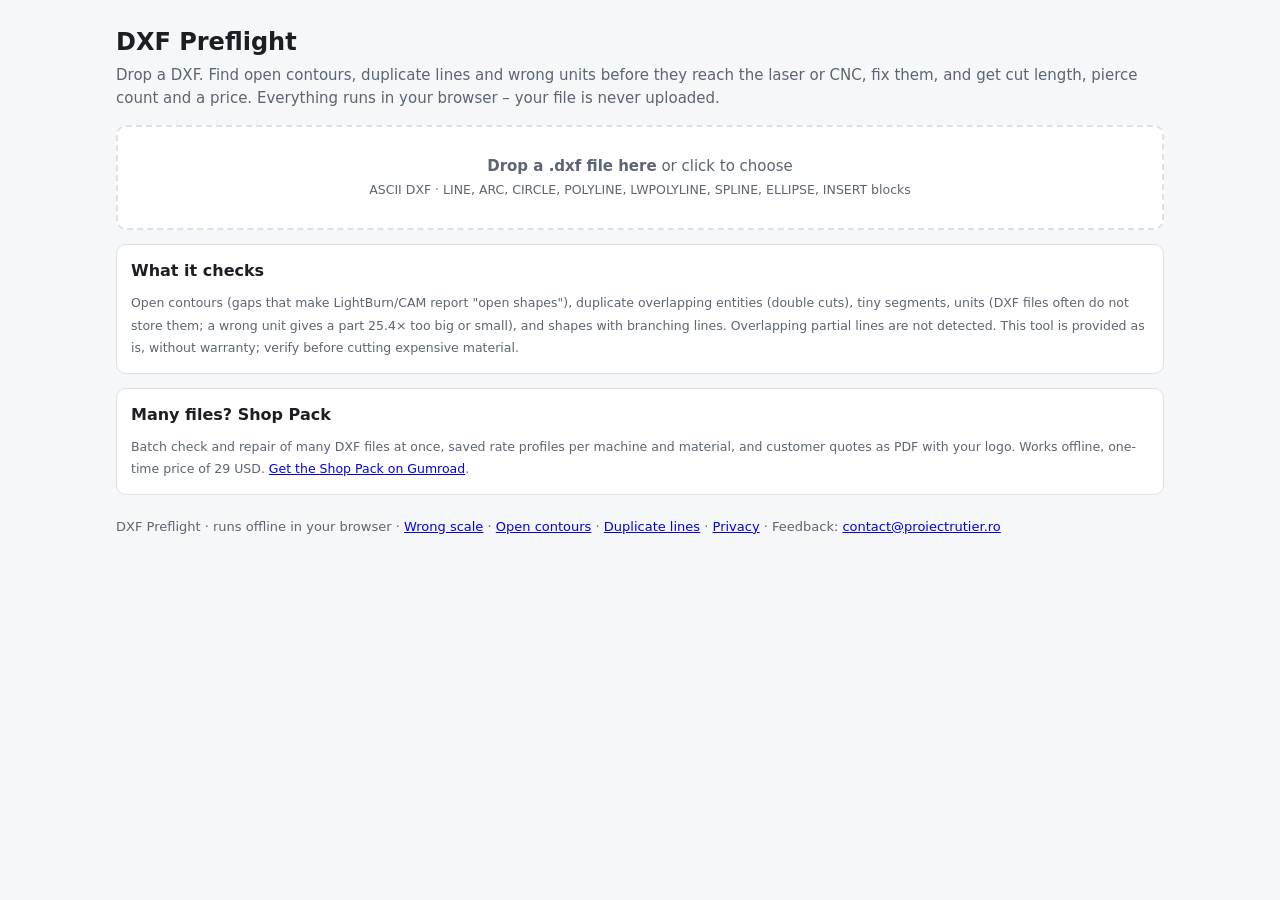
<file: index.html>
<!doctype html>
<html lang="en">
<head>
<meta charset="utf-8">
<meta name="viewport" content="width=device-width, initial-scale=1">
<title>DXF Preflight – check, fix and quote DXF files for laser and CNC cutting</title>
<meta name="description" content="Free in-browser DXF checker: finds open contours, duplicate lines and wrong units, fixes them, counts cut length and pierces, and prices the job. Files never leave your computer.">
<style>
:root{--bg:#f6f7f9;--card:#fff;--ink:#1b1f24;--mut:#5b6573;--line:#dde1e7;--acc:#0b6bcb;--bad:#c62828;--warn:#b26a00;--ok:#1b7f3b}
@media (prefers-color-scheme:dark){:root{--bg:#14171b;--card:#1d2127;--ink:#e8ebef;--mut:#9aa4b2;--line:#323943;--acc:#5aa9ff;--bad:#ff6b6b;--warn:#f0b04a;--ok:#5fd385}}
*{box-sizing:border-box}body{margin:0;background:var(--bg);color:var(--ink);font:15px/1.5 system-ui,Segoe UI,Roboto,sans-serif}
main{max-width:1080px;margin:0 auto;padding:16px}
h1{font-size:24px;margin:8px 0 4px}h2{font-size:16px;margin:0 0 8px}p.lead{color:var(--mut);margin:0 0 16px}
.card{background:var(--card);border:1px solid var(--line);border-radius:10px;padding:14px;margin-bottom:14px}
#drop{border:2px dashed var(--line);text-align:center;padding:28px 12px;cursor:pointer;color:var(--mut)}
#drop.over{border-color:var(--acc);color:var(--acc)}
.grid{display:grid;grid-template-columns:1.4fr 1fr;gap:14px}@media(max-width:820px){.grid{grid-template-columns:1fr}}
canvas{width:100%;height:auto;aspect-ratio:900/760;background:#fff;border:1px solid var(--line);border-radius:8px;display:block}
.stats{display:grid;grid-template-columns:1fr 1fr;gap:8px}.stat{border:1px solid var(--line);border-radius:8px;padding:8px}.stat b{display:block;font-size:18px}.stat span{color:var(--mut);font-size:12px}
.issue{padding:6px 8px;border-left:4px solid var(--line);margin:6px 0;background:var(--bg);border-radius:4px}
.issue.bad{border-color:var(--bad)}.issue.warn{border-color:var(--warn)}.issue.ok{border-color:var(--ok)}
label{display:block;font-size:13px;color:var(--mut);margin:8px 0 2px}input,select{width:100%;padding:7px;border:1px solid var(--line);border-radius:6px;background:var(--card);color:var(--ink);font:inherit}
.row2{display:grid;grid-template-columns:1fr 1fr;gap:8px}
button{background:var(--acc);color:#fff;border:0;border-radius:6px;padding:9px 14px;font:inherit;cursor:pointer;margin:8px 6px 0 0}button.sec{background:transparent;color:var(--acc);border:1px solid var(--acc)}button:disabled{opacity:.5;cursor:not-allowed}
.hid{display:none}small,.mut{color:var(--mut)}table{width:100%;border-collapse:collapse}td{padding:4px 0;border-bottom:1px solid var(--line)}td:last-child{text-align:right}
footer{color:var(--mut);font-size:13px;padding:8px 0 24px}
#print{display:none}
@media print{body{background:#fff;color:#000}main>*:not(#print){display:none!important}#print{display:block}}
</style>
</head>
<body>
<main>
<h1>DXF Preflight</h1>
<p class="lead">Drop a DXF. Find open contours, duplicate lines and wrong units before they reach the laser or CNC, fix them, and get cut length, pierce count and a price. Everything runs in your browser – your file is never uploaded.</p>

<div class="card" id="drop"><b>Drop a .dxf file here</b> or click to choose<br><small>ASCII DXF · LINE, ARC, CIRCLE, POLYLINE, LWPOLYLINE, SPLINE, ELLIPSE, INSERT blocks</small>
<input id="file" type="file" accept=".dxf" class="hid"></div>
<div id="err" class="card hid issue bad"></div>

<div id="result" class="hid">
 <div class="grid">
  <div class="card"><h2 id="fname">Preview</h2><canvas id="cv" width="900" height="760"></canvas>
   <small><span style="color:#c62828">●</span> open end &nbsp; <span style="color:#e08a00">━</span> duplicate &nbsp; <span style="color:#7a1fa2">●</span> near-miss gap</small></div>
  <div>
   <div class="card"><h2>Findings</h2><div id="issues"></div></div>
   <div class="card"><h2>Measurements</h2><div class="stats" id="stats"></div></div>
  </div>
 </div>
 <div class="grid">
  <div class="card"><h2>Fix &amp; export</h2>
   <div class="row2"><div><label>File units (check this!)</label><select id="unit"><option>mm</option><option>in</option><option>cm</option><option>m</option><option>ft</option></select></div>
   <div><label>Force overall width to (mm, optional)</label><input id="forceW" type="number" min="0" step="any" placeholder="leave empty"></div></div>
   <div class="row2"><div><label>Join gaps up to (mm)</label><input id="joinTol" type="number" min="0" step="any" value="0.1"></div>
   <div><label>Remove duplicate lines</label><select id="dedupe"><option value="1">Yes</option><option value="0">No</option></select></div></div>
   <small id="unitNote"></small><br>
   <button id="fix">Fix and download DXF (mm)</button><button class="sec" id="recheck">Re-check result</button>
   <p><small>Output contains only LINE, ARC and CIRCLE entities in millimetres. Splines/ellipses are converted to line segments. Always inspect the result in your CAM/laser software before cutting.</small></p>
  </div>
  <div class="card"><h2>Quote calculator</h2>
   <div class="row2"><div><label>Quantity</label><input id="q_qty" type="number" value="1" min="1"></div><div><label>Cut speed (mm/min)</label><input id="q_speed" type="number" value="1500"></div></div>
   <div class="row2"><div><label>Pierce time (s)</label><input id="q_pierce" type="number" value="0.5" step="any"></div><div><label>Machine rate (per hour)</label><input id="q_rate" type="number" value="60"></div></div>
   <div class="row2"><div><label>Material price (per m² of sheet)</label><input id="q_mat" type="number" value="40"></div><div><label>Waste / nesting loss (%)</label><input id="q_waste" type="number" value="25"></div></div>
   <div class="row2"><div><label>Markup (%)</label><input id="q_markup" type="number" value="30"></div><div><label>Setup fee (per job)</label><input id="q_setup" type="number" value="10"></div></div>
   <div class="row2"><div><label>Minimum charge</label><input id="q_min" type="number" value="25"></div><div><label>Currency label</label><input id="q_cur" value="EUR"></div></div>
   <table id="qtable"></table>
   <button class="sec" id="printBtn">Print / save quote as PDF</button>
   <p><small>Estimate only: bounding-box material area and a constant cut speed. Your own rates are stored in this browser only.</small></p>
  </div>
 </div>
</div>

<div class="card"><h2>What it checks</h2>
<small>Open contours (gaps that make LightBurn/CAM report "open shapes"), duplicate overlapping entities (double cuts), tiny segments, units (DXF files often do not store them; a wrong unit gives a part 25.4× too big or small), and shapes with branching lines. Overlapping partial lines are not detected. This tool is provided as is, without warranty; verify before cutting expensive material.</small></div>
<div class="card"><h2>Many files? Shop Pack</h2>
<small>Batch check and repair of many DXF files at once, saved rate profiles per machine and material, and customer quotes as PDF with your logo. Works offline, one-time price of 29 USD. <a href="https://asecrier.gumroad.com/l/dxf-preflight-shop-pack" target="_blank" rel="noopener">Get the Shop Pack on Gumroad</a>.</small></div>
<footer id="foot">DXF Preflight · runs offline in your browser · <a href="dxf-wrong-scale.html">Wrong scale</a> · <a href="dxf-open-contours.html">Open contours</a> · <a href="dxf-duplicate-lines.html">Duplicate lines</a> · <a href="privacy.html">Privacy</a> · <span id="contact"></span></footer>
<div id="print"></div>
</main>
<script src="dxf.js"></script>
<script src="app.js"></script>
</body>
</html>
</file>
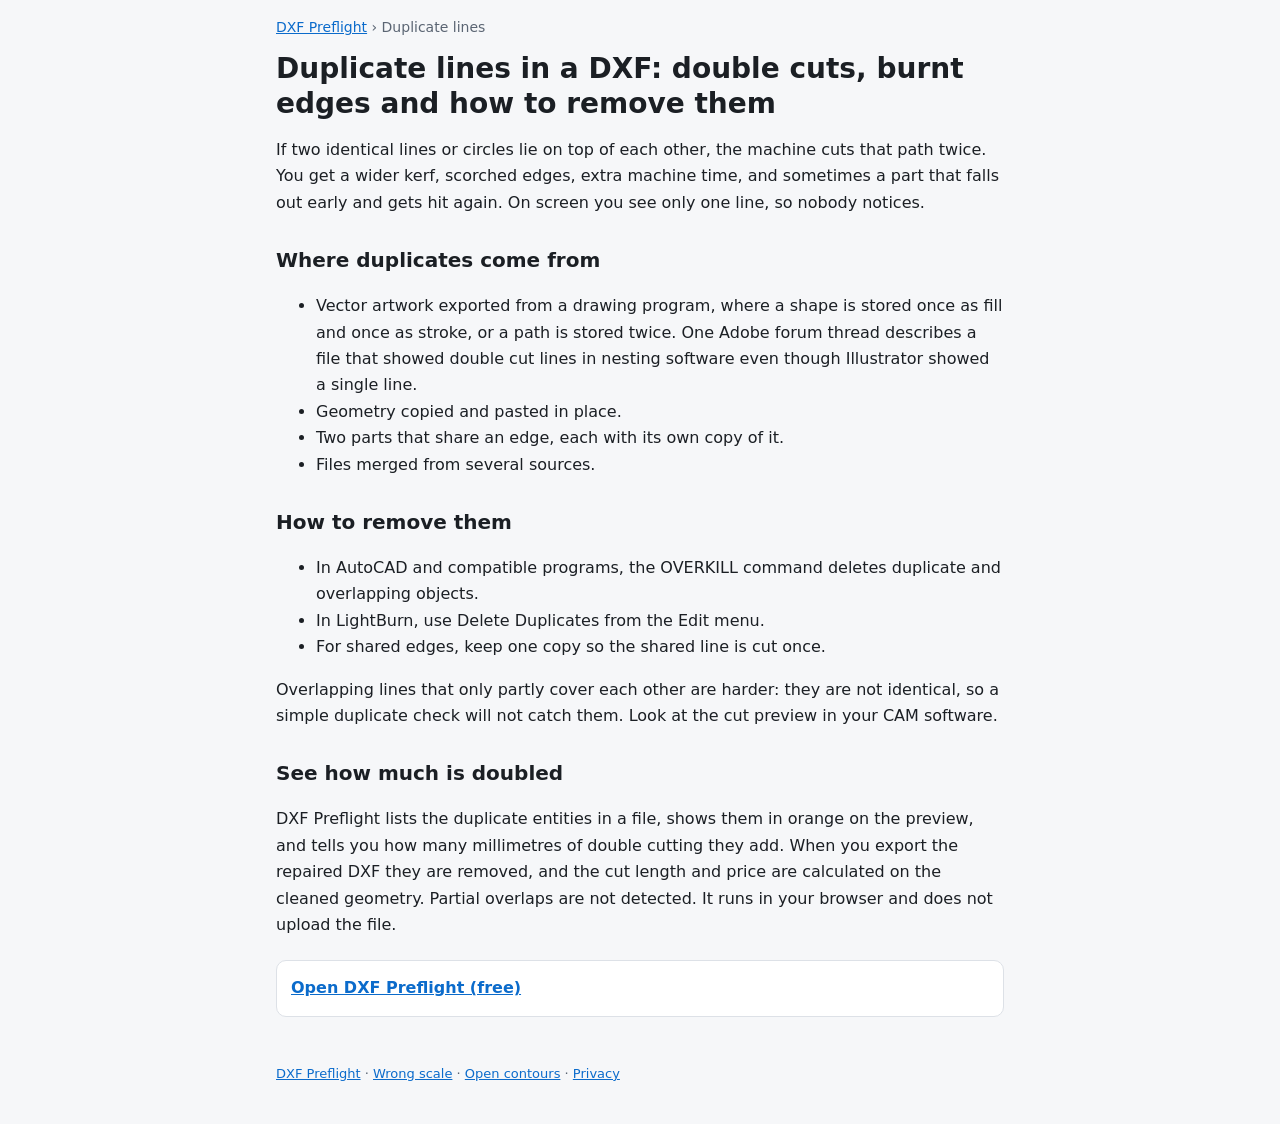
<file: dxf-duplicate-lines.html>
<!doctype html>
<html lang="en"><head><meta charset="utf-8"><meta name="viewport" content="width=device-width, initial-scale=1">
<title>Duplicate lines in a DXF: double cuts, burnt edges and how to remove them</title>
<meta name="description" content="Overlapping duplicate entities make a laser or plasma cut the same path twice. Why it happens (vector export, copied geometry) and how to remove duplicates.">
<link rel="canonical" href="https://asecrier.github.io/dxf-preflight/dxf-duplicate-lines.html">
<link rel="stylesheet" href="style.css"></head><body><main>
<nav><a href="index.html">DXF Preflight</a> › Duplicate lines</nav>
<h1>Duplicate lines in a DXF: double cuts, burnt edges and how to remove them</h1>
<p>If two identical lines or circles lie on top of each other, the machine cuts that path twice. You get a wider kerf, scorched edges, extra machine time, and sometimes a part that falls out early and gets hit again. On screen you see only one line, so nobody notices.</p>

<h2>Where duplicates come from</h2>
<ul>
<li>Vector artwork exported from a drawing program, where a shape is stored once as fill and once as stroke, or a path is stored twice. One Adobe forum thread describes a file that showed double cut lines in nesting software even though Illustrator showed a single line.</li>
<li>Geometry copied and pasted in place.</li>
<li>Two parts that share an edge, each with its own copy of it.</li>
<li>Files merged from several sources.</li>
</ul>

<h2>How to remove them</h2>
<ul>
<li>In AutoCAD and compatible programs, the OVERKILL command deletes duplicate and overlapping objects.</li>
<li>In LightBurn, use Delete Duplicates from the Edit menu.</li>
<li>For shared edges, keep one copy so the shared line is cut once.</li>
</ul>
<p>Overlapping lines that only partly cover each other are harder: they are not identical, so a simple duplicate check will not catch them. Look at the cut preview in your CAM software.</p>

<h2>See how much is doubled</h2>
<p>DXF Preflight lists the duplicate entities in a file, shows them in orange on the preview, and tells you how many millimetres of double cutting they add. When you export the repaired DXF they are removed, and the cut length and price are calculated on the cleaned geometry. Partial overlaps are not detected. It runs in your browser and does not upload the file.</p>
<div class="cta"><a href="index.html"><b>Open DXF Preflight (free)</b></a></div>
<footer><a href="index.html">DXF Preflight</a> · <a href="dxf-wrong-scale.html">Wrong scale</a> · <a href="dxf-open-contours.html">Open contours</a> · <a href="privacy.html">Privacy</a></footer>
</main></body></html>
</file>
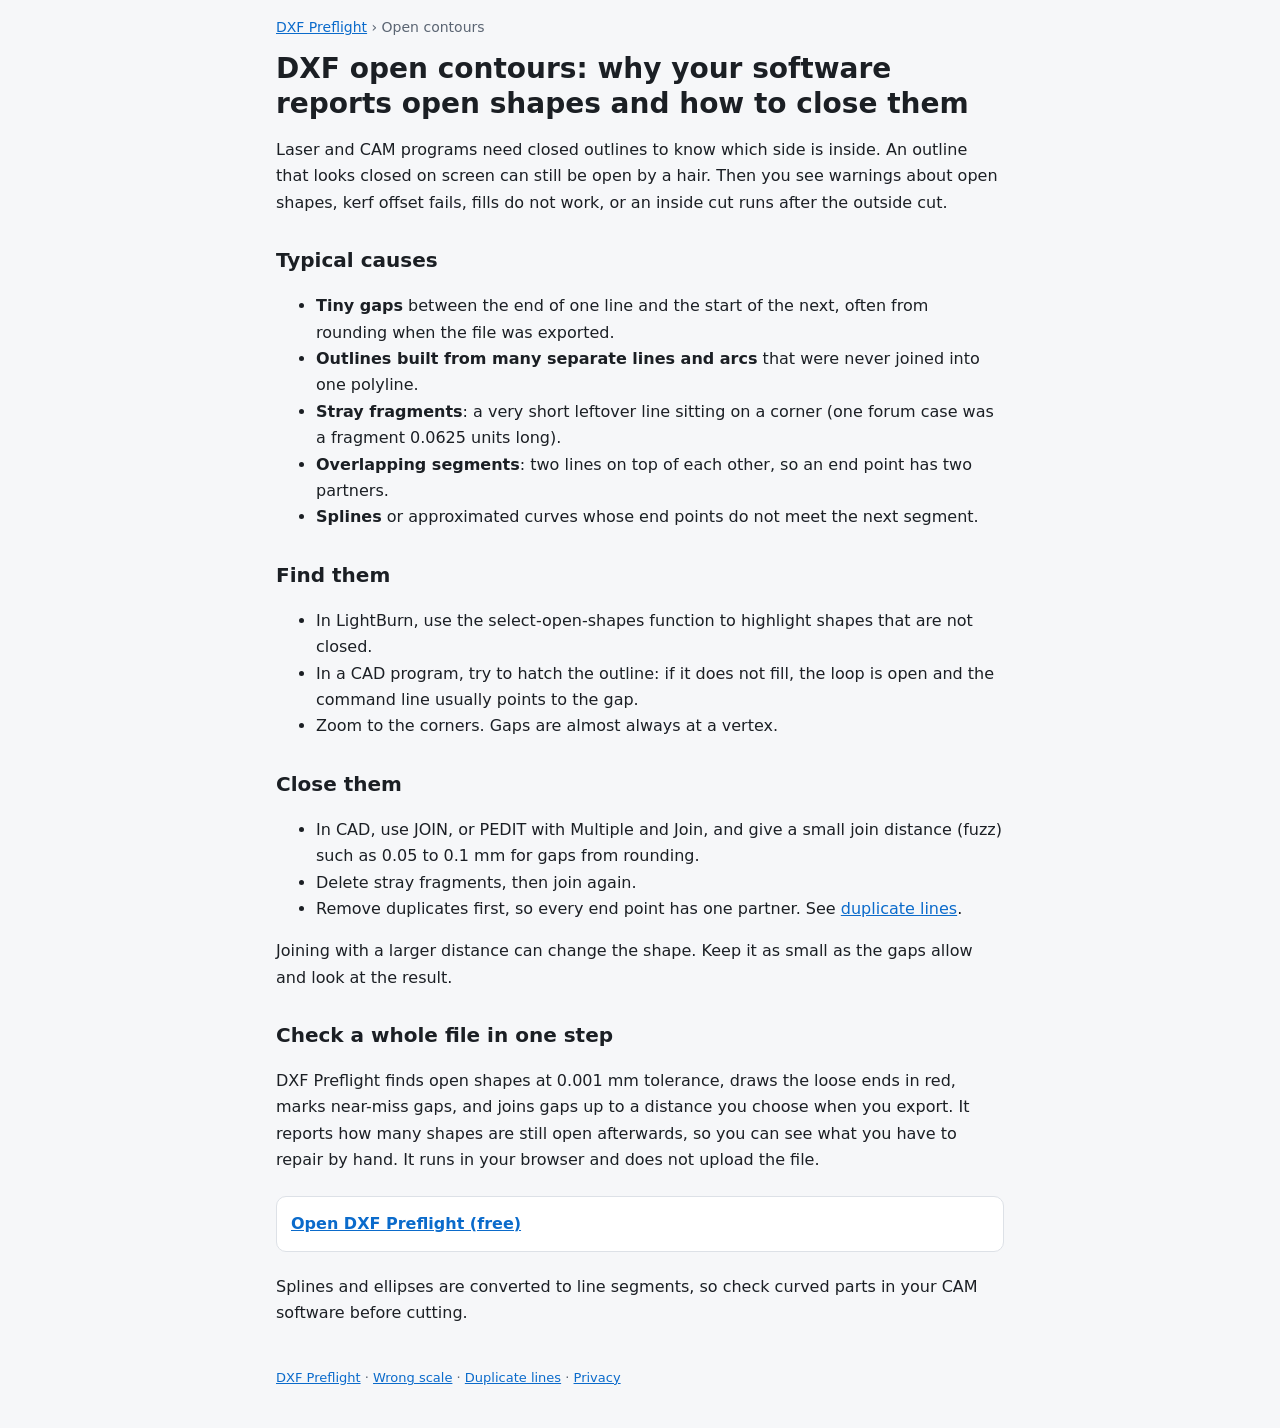
<file: dxf-open-contours.html>
<!doctype html>
<html lang="en"><head><meta charset="utf-8"><meta name="viewport" content="width=device-width, initial-scale=1">
<title>DXF open contours: why laser software reports open shapes and how to close them</title>
<meta name="description" content="Open shapes in a DXF stop fill, offset and cut order. Common causes (tiny gaps, split lines, stray fragments) and ways to find and close them.">
<link rel="canonical" href="https://asecrier.github.io/dxf-preflight/dxf-open-contours.html">
<link rel="stylesheet" href="style.css"></head><body><main>
<nav><a href="index.html">DXF Preflight</a> › Open contours</nav>
<h1>DXF open contours: why your software reports open shapes and how to close them</h1>
<p>Laser and CAM programs need closed outlines to know which side is inside. An outline that looks closed on screen can still be open by a hair. Then you see warnings about open shapes, kerf offset fails, fills do not work, or an inside cut runs after the outside cut.</p>

<h2>Typical causes</h2>
<ul>
<li><b>Tiny gaps</b> between the end of one line and the start of the next, often from rounding when the file was exported.</li>
<li><b>Outlines built from many separate lines and arcs</b> that were never joined into one polyline.</li>
<li><b>Stray fragments</b>: a very short leftover line sitting on a corner (one forum case was a fragment 0.0625 units long).</li>
<li><b>Overlapping segments</b>: two lines on top of each other, so an end point has two partners.</li>
<li><b>Splines</b> or approximated curves whose end points do not meet the next segment.</li>
</ul>

<h2>Find them</h2>
<ul>
<li>In LightBurn, use the select-open-shapes function to highlight shapes that are not closed.</li>
<li>In a CAD program, try to hatch the outline: if it does not fill, the loop is open and the command line usually points to the gap.</li>
<li>Zoom to the corners. Gaps are almost always at a vertex.</li>
</ul>

<h2>Close them</h2>
<ul>
<li>In CAD, use JOIN, or PEDIT with Multiple and Join, and give a small join distance (fuzz) such as 0.05 to 0.1 mm for gaps from rounding.</li>
<li>Delete stray fragments, then join again.</li>
<li>Remove duplicates first, so every end point has one partner. See <a href="dxf-duplicate-lines.html">duplicate lines</a>.</li>
</ul>
<p>Joining with a larger distance can change the shape. Keep it as small as the gaps allow and look at the result.</p>

<h2>Check a whole file in one step</h2>
<p>DXF Preflight finds open shapes at 0.001 mm tolerance, draws the loose ends in red, marks near-miss gaps, and joins gaps up to a distance you choose when you export. It reports how many shapes are still open afterwards, so you can see what you have to repair by hand. It runs in your browser and does not upload the file.</p>
<div class="cta"><a href="index.html"><b>Open DXF Preflight (free)</b></a></div>
<p>Splines and ellipses are converted to line segments, so check curved parts in your CAM software before cutting.</p>
<footer><a href="index.html">DXF Preflight</a> · <a href="dxf-wrong-scale.html">Wrong scale</a> · <a href="dxf-duplicate-lines.html">Duplicate lines</a> · <a href="privacy.html">Privacy</a></footer>
</main></body></html>
</file>
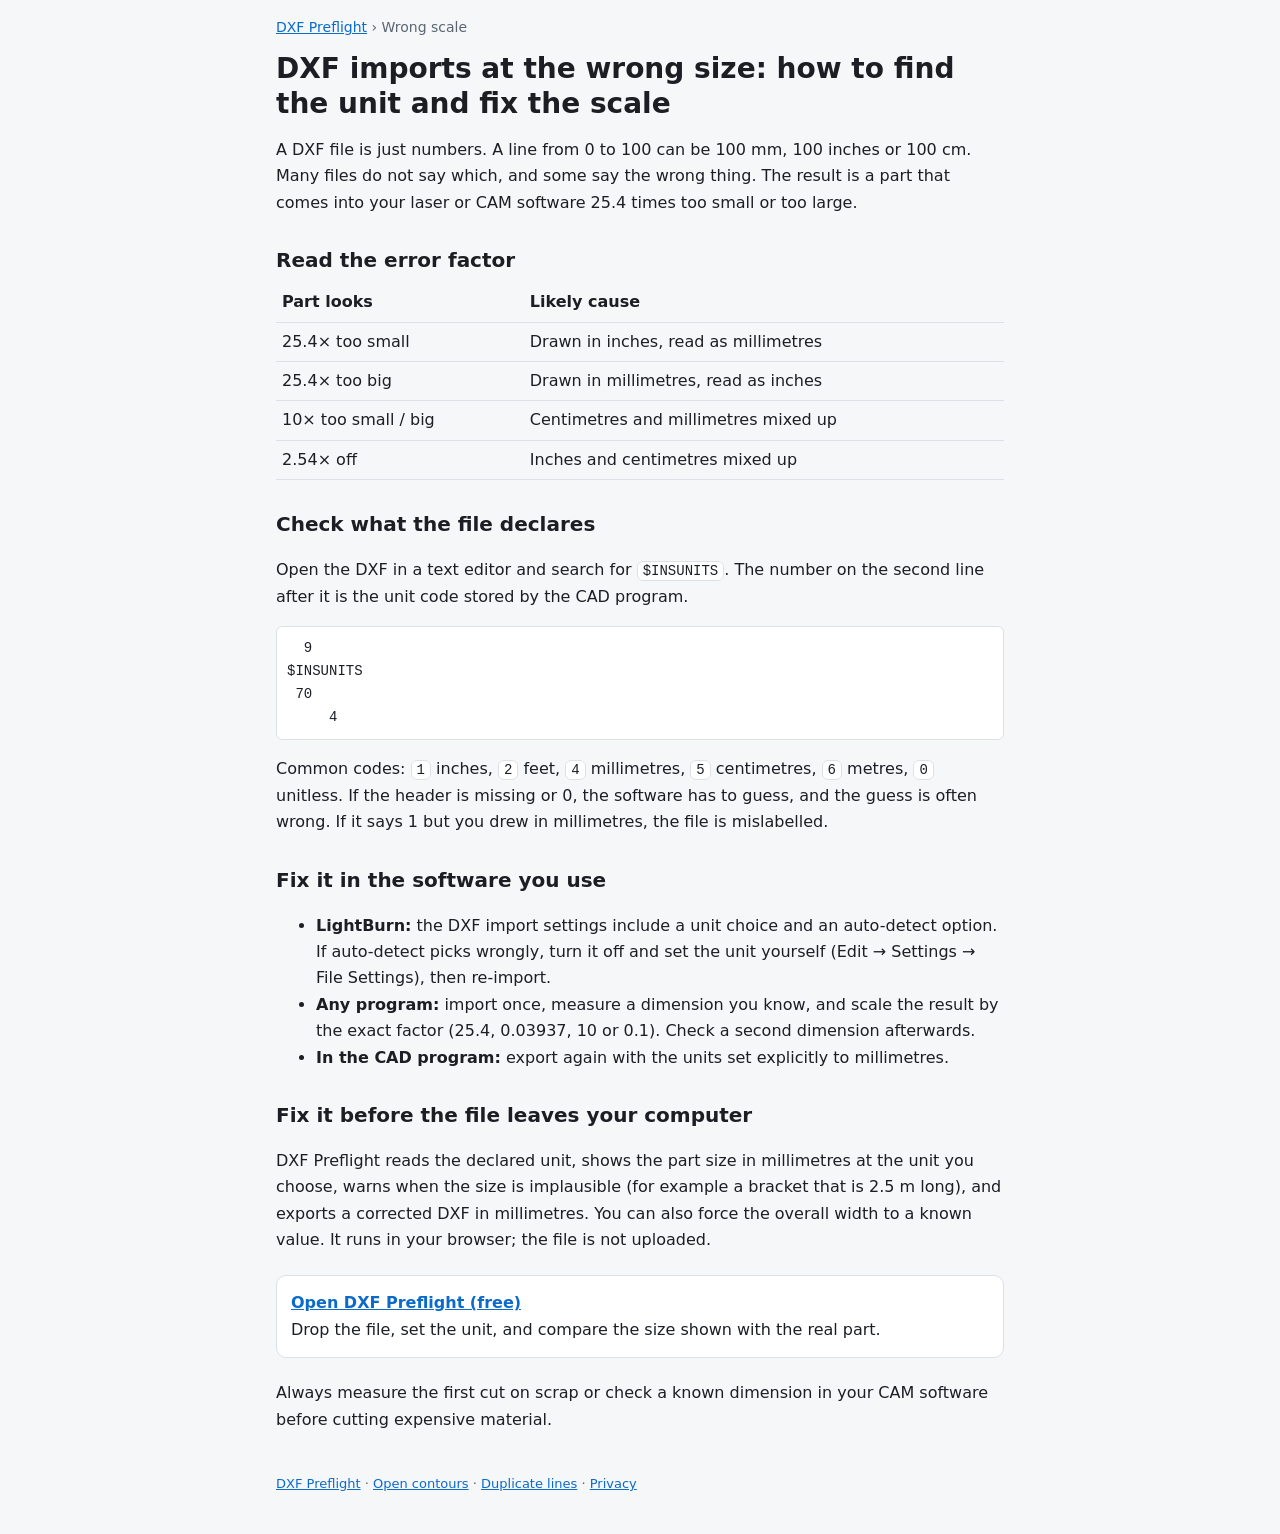
<file: dxf-wrong-scale.html>
<!doctype html>
<html lang="en"><head><meta charset="utf-8"><meta name="viewport" content="width=device-width, initial-scale=1">
<title>DXF imports at the wrong size: how to find the unit and fix the scale</title>
<meta name="description" content="Why a DXF opens 25.4 times too big or too small in LightBurn, LaserGRBL or CAM software, how to read the units stored in the file, and how to fix the scale.">
<link rel="canonical" href="https://asecrier.github.io/dxf-preflight/dxf-wrong-scale.html">
<link rel="stylesheet" href="style.css"></head><body><main>
<nav><a href="index.html">DXF Preflight</a> › Wrong scale</nav>
<h1>DXF imports at the wrong size: how to find the unit and fix the scale</h1>
<p>A DXF file is just numbers. A line from 0 to 100 can be 100 mm, 100 inches or 100 cm. Many files do not say which, and some say the wrong thing. The result is a part that comes into your laser or CAM software 25.4 times too small or too large.</p>

<h2>Read the error factor</h2>
<table><tr><th>Part looks</th><th>Likely cause</th></tr>
<tr><td>25.4× too small</td><td>Drawn in inches, read as millimetres</td></tr>
<tr><td>25.4× too big</td><td>Drawn in millimetres, read as inches</td></tr>
<tr><td>10× too small / big</td><td>Centimetres and millimetres mixed up</td></tr>
<tr><td>2.54× off</td><td>Inches and centimetres mixed up</td></tr></table>

<h2>Check what the file declares</h2>
<p>Open the DXF in a text editor and search for <code>$INSUNITS</code>. The number on the second line after it is the unit code stored by the CAD program.</p>
<pre>  9
$INSUNITS
 70
     4</pre>
<p>Common codes: <code>1</code> inches, <code>2</code> feet, <code>4</code> millimetres, <code>5</code> centimetres, <code>6</code> metres, <code>0</code> unitless. If the header is missing or 0, the software has to guess, and the guess is often wrong. If it says 1 but you drew in millimetres, the file is mislabelled.</p>

<h2>Fix it in the software you use</h2>
<ul>
<li><b>LightBurn:</b> the DXF import settings include a unit choice and an auto-detect option. If auto-detect picks wrongly, turn it off and set the unit yourself (Edit → Settings → File Settings), then re-import.</li>
<li><b>Any program:</b> import once, measure a dimension you know, and scale the result by the exact factor (25.4, 0.03937, 10 or 0.1). Check a second dimension afterwards.</li>
<li><b>In the CAD program:</b> export again with the units set explicitly to millimetres.</li>
</ul>

<h2>Fix it before the file leaves your computer</h2>
<p>DXF Preflight reads the declared unit, shows the part size in millimetres at the unit you choose, warns when the size is implausible (for example a bracket that is 2.5 m long), and exports a corrected DXF in millimetres. You can also force the overall width to a known value. It runs in your browser; the file is not uploaded.</p>
<div class="cta"><a href="index.html"><b>Open DXF Preflight (free)</b></a><br>Drop the file, set the unit, and compare the size shown with the real part.</div>
<p>Always measure the first cut on scrap or check a known dimension in your CAM software before cutting expensive material.</p>
<footer><a href="index.html">DXF Preflight</a> · <a href="dxf-open-contours.html">Open contours</a> · <a href="dxf-duplicate-lines.html">Duplicate lines</a> · <a href="privacy.html">Privacy</a></footer>
</main></body></html>
</file>
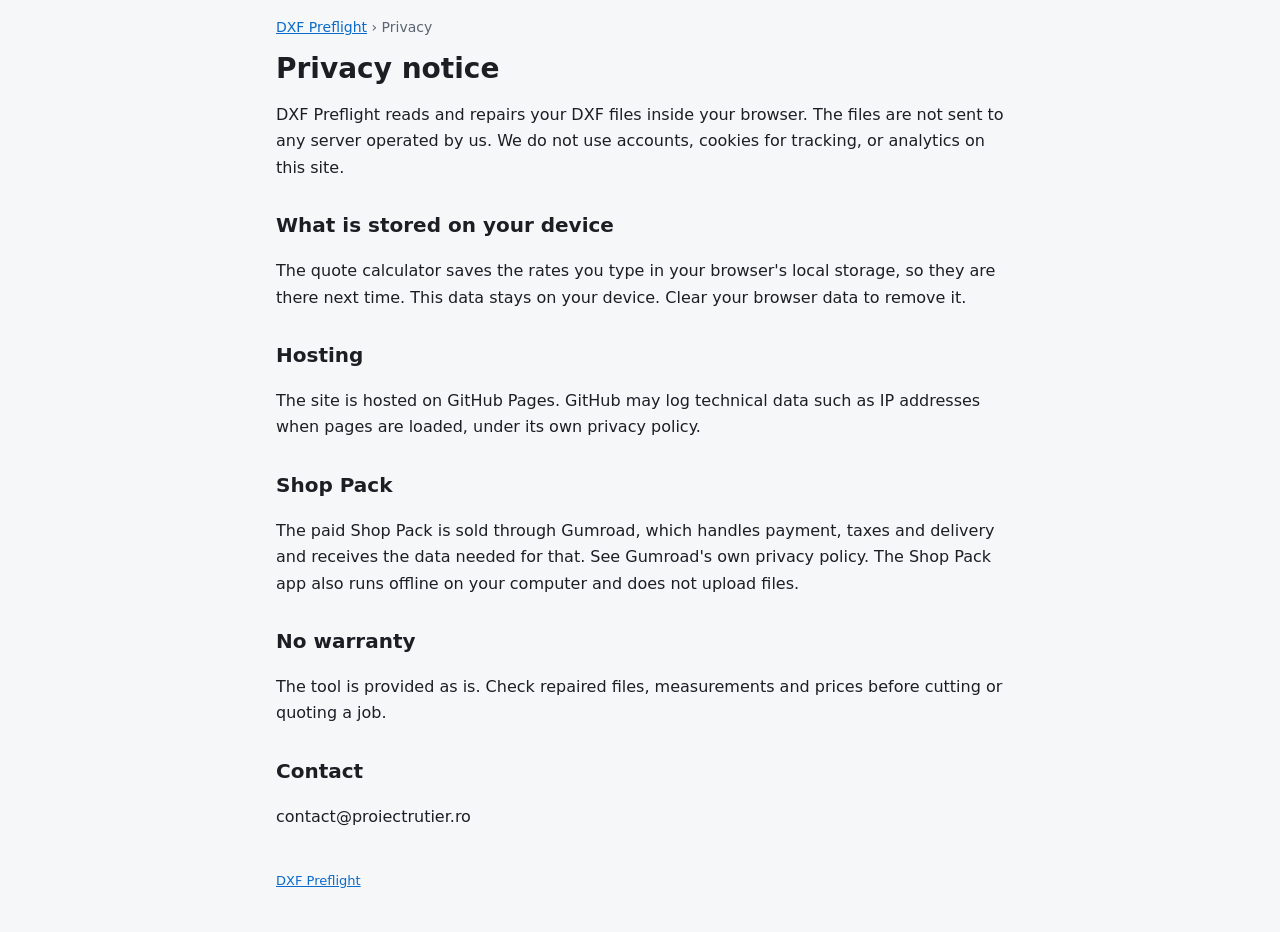
<file: privacy.html>
<!doctype html>
<html lang="en"><head><meta charset="utf-8"><meta name="viewport" content="width=device-width, initial-scale=1">
<title>DXF Preflight privacy notice</title>
<meta name="description" content="DXF Preflight processes files in your browser and does not upload them.">
<link rel="canonical" href="https://asecrier.github.io/dxf-preflight/privacy.html">
<link rel="stylesheet" href="style.css"></head><body><main>
<nav><a href="index.html">DXF Preflight</a> › Privacy</nav>
<h1>Privacy notice</h1>
<p>DXF Preflight reads and repairs your DXF files inside your browser. The files are not sent to any server operated by us. We do not use accounts, cookies for tracking, or analytics on this site.</p>
<h2>What is stored on your device</h2>
<p>The quote calculator saves the rates you type in your browser's local storage, so they are there next time. This data stays on your device. Clear your browser data to remove it.</p>
<h2>Hosting</h2>
<p>The site is hosted on GitHub Pages. GitHub may log technical data such as IP addresses when pages are loaded, under its own privacy policy.</p>
<h2>Shop Pack</h2>
<p>The paid Shop Pack is sold through Gumroad, which handles payment, taxes and delivery and receives the data needed for that. See Gumroad's own privacy policy. The Shop Pack app also runs offline on your computer and does not upload files.</p>
<h2>No warranty</h2>
<p>The tool is provided as is. Check repaired files, measurements and prices before cutting or quoting a job.</p>
<h2>Contact</h2>
<p>contact@proiectrutier.ro</p>
<footer><a href="index.html">DXF Preflight</a></footer>
</main></body></html>
</file>
<file: style.css>
:root{--bg:#f6f7f9;--card:#fff;--ink:#1b1f24;--mut:#5b6573;--line:#dde1e7;--acc:#0b6bcb}
@media (prefers-color-scheme:dark){:root{--bg:#14171b;--card:#1d2127;--ink:#e8ebef;--mut:#9aa4b2;--line:#323943;--acc:#5aa9ff}}
*{box-sizing:border-box}body{margin:0;background:var(--bg);color:var(--ink);font:16px/1.65 system-ui,Segoe UI,Roboto,sans-serif}
main{max-width:760px;margin:0 auto;padding:16px}h1{font-size:28px;line-height:1.25;margin:12px 0}h2{font-size:20px;margin:28px 0 6px}
a{color:var(--acc)}code,pre{background:var(--card);border:1px solid var(--line);border-radius:6px;font-size:14px}code{padding:1px 5px}pre{padding:10px;overflow-x:auto}
.cta{background:var(--card);border:1px solid var(--line);border-radius:10px;padding:14px;margin:22px 0}
table{border-collapse:collapse;width:100%}td,th{border-bottom:1px solid var(--line);padding:6px;text-align:left}
nav{font-size:14px;color:var(--mut)}footer{color:var(--mut);font-size:13px;padding:24px 0}
</file>
